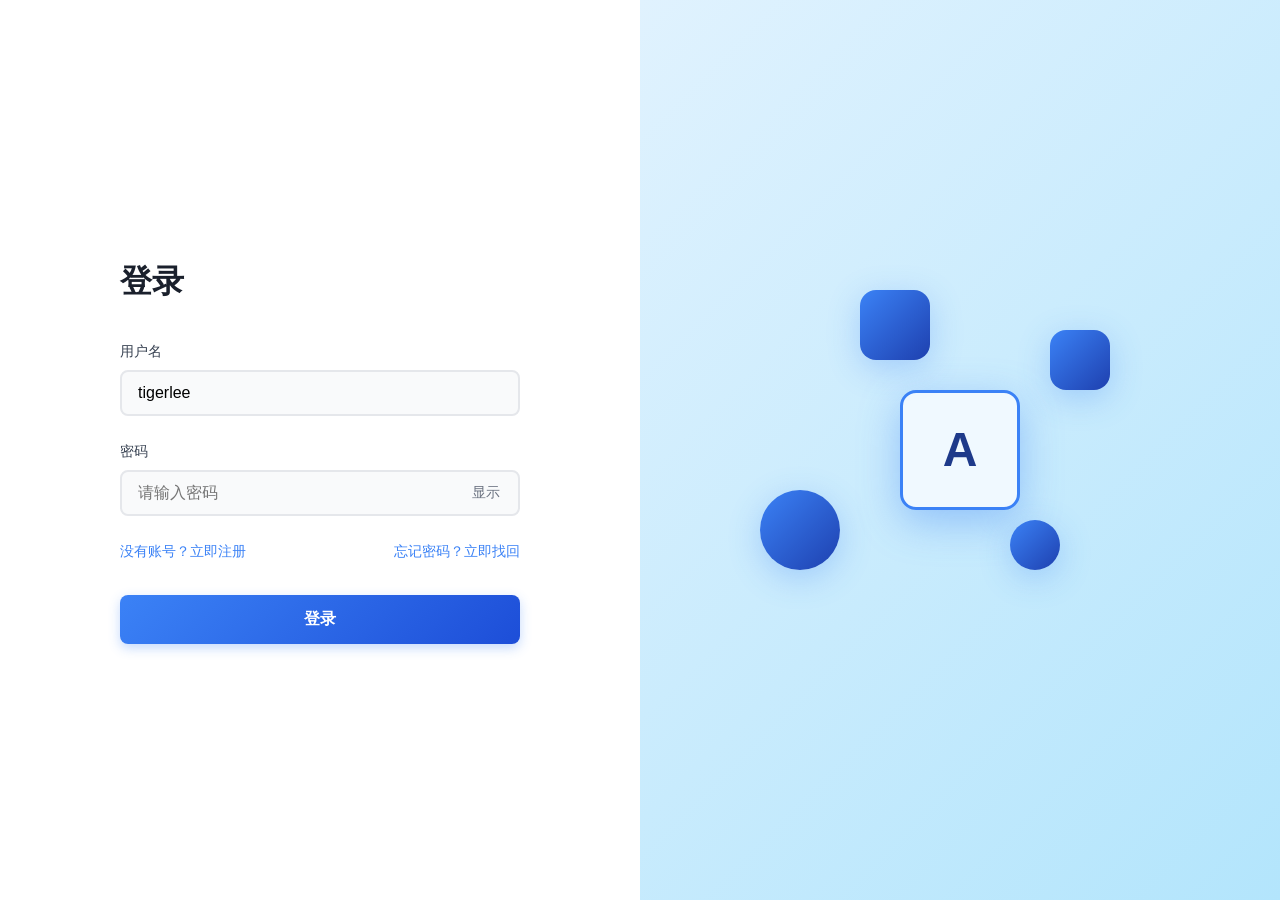
<file: index.html>
<!DOCTYPE html>
<html lang="zh-CN">
<head>
    <meta charset="UTF-8">
    <meta name="viewport" content="width=device-width, initial-scale=1.0">
    <title>登录 - AI智能平台</title>
    <!-- 引入分离的CSS文件 -->
    <link rel="stylesheet" href="assets/css/global.css">
    <link rel="stylesheet" href="assets/css/login.css">
    <script src="https://code.jquery.com/jquery-3.7.1.min.js"></script>
</head>
<body>
    <div class="login-container">
        <!-- Left side - Login Form -->
        <div class="login-form-section">
            <div class="login-form">
                <h1 class="login-title">登录</h1>
                
                <form id="loginForm">
                    <div class="form-group">
                        <label class="form-label" for="username">用户名</label>
                        <input 
                            type="text" 
                            id="username" 
                            class="form-input" 
                            value="tigerlee"
                            placeholder="请输入用户名"
                        >
                    </div>
                    
                    <div class="form-group">
                        <label class="form-label" for="password">密码</label>
                        <div class="password-container">
                            <input 
                                type="password" 
                                id="password" 
                                class="form-input" 
                                placeholder="请输入密码"
                            >
                            <button type="button" class="password-toggle" id="togglePassword">
                                显示
                            </button>
                        </div>
                    </div>
                    
                    <div class="form-links">
                        <a href="#" class="link">没有账号？立即注册</a>
                        <a href="#" class="link">忘记密码？立即找回</a>
                    </div>
                    
                    <!-- 使用通用按钮样式类 -->
                    <button type="submit" class="btn btn-primary login-button">
                        登录
                    </button>
                </form>
            </div>
        </div>

        <!-- Right side - 3D AI Illustration -->
        <div class="illustration-section">
            <div class="ai-illustration">
                <div class="ai-cube">A</div>
                <div class="floating-element data-element"></div>
                <div class="floating-element search-element"></div>
                <div class="floating-element database-element"></div>
                <div class="floating-element network-element"></div>
            </div>
        </div>
    </div>

    <script>
        $(document).ready(function() {
            // Password toggle functionality
            $('#togglePassword').click(function() {
                const passwordField = $('#password');
                const toggleButton = $(this);
                
                if (passwordField.attr('type') === 'password') {
                    passwordField.attr('type', 'text');
                    toggleButton.text('隐藏');
                } else {
                    passwordField.attr('type', 'password');
                    toggleButton.text('显示');
                }
            });

            // Form submission
            $('#loginForm').submit(function(e) {
                e.preventDefault();
                
                const username = $('#username').val();
                const password = $('#password').val();
                
                if (!username || !password) {
                    alert('请填写完整的登录信息');
                    return;
                }
                
                // Simulate login process
                $('.login-button').text('登录中...');
                $('.login-button').prop('disabled', true);
                
                setTimeout(function() {
                    alert('登录成功！欢迎 ' + username);
                    $('.login-button').text('登录');
                    $('.login-button').prop('disabled', false);
                }, 1500);
            });

            // Input focus effects
            $('.form-input').focus(function() {
                $(this).parent().addClass('focused');
            });

            $('.form-input').blur(function() {
                $(this).parent().removeClass('focused');
            });
        });
    </script>
</body>
</html>
</file>
<file: assets/css/global.css>
/* 全局重置样式 */
* {
  margin: 0;
  padding: 0;
  box-sizing: border-box;
}

/* 全局字体和基础样式 */
body {
  font-family: -apple-system, BlinkMacSystemFont, "Segoe UI", "PingFang SC", "Hiragino Sans GB", "Microsoft YaHei",
    sans-serif;
  line-height: 1.6;
  color: #333;
}

/* 通用表单样式 */
.form-group {
  margin-bottom: 1.5rem;
}

.form-label {
  display: block;
  font-size: 0.875rem;
  font-weight: 500;
  color: #374151;
  margin-bottom: 0.5rem;
}

.form-input {
  width: 100%;
  padding: 0.75rem 1rem;
  border: 2px solid #e5e7eb;
  border-radius: 0.5rem;
  font-size: 1rem;
  transition: all 0.2s ease;
  background: #f9fafb;
}

.form-input:focus {
  outline: none;
  border-color: #3b82f6;
  background: #ffffff;
  box-shadow: 0 0 0 3px rgba(59, 130, 246, 0.1);
}

/* 通用按钮样式 */
.btn {
  padding: 0.875rem 1.5rem;
  border: none;
  border-radius: 0.5rem;
  font-size: 1rem;
  font-weight: 600;
  cursor: pointer;
  transition: all 0.2s ease;
  text-decoration: none;
  display: inline-block;
  text-align: center;
}

.btn-primary {
  background: linear-gradient(135deg, #3b82f6 0%, #1d4ed8 100%);
  color: white;
  box-shadow: 0 4px 12px rgba(59, 130, 246, 0.3);
}

.btn-primary:hover {
  transform: translateY(-1px);
  box-shadow: 0 6px 16px rgba(59, 130, 246, 0.4);
}

.btn-primary:active {
  transform: translateY(0);
}

/* 通用链接样式 */
.link {
  color: #3b82f6;
  text-decoration: none;
  transition: color 0.2s ease;
}

.link:hover {
  color: #1d4ed8;
  text-decoration: underline;
}

/* 通用容器样式 */
.container {
  width: 100%;
  max-width: 1200px;
  margin: 0 auto;
  padding: 0 1rem;
}

/* 通用动画 */
@keyframes float {
  0%,
  100% {
    transform: translateY(0px) rotate(0deg);
  }
  50% {
    transform: translateY(-20px) rotate(5deg);
  }
}

@keyframes rotate {
  0% {
    transform: rotateY(0deg);
  }
  100% {
    transform: rotateY(360deg);
  }
}

/* 响应式断点 */
@media (max-width: 768px) {
  .container {
    padding: 0 0.5rem;
  }
}
</file>
<file: assets/css/login.css>
/* 登录页面专用样式 */
body {
  height: 100vh;
  display: flex;
  background: linear-gradient(135deg, #667eea 0%, #764ba2 100%);
}

.login-container {
  display: flex;
  width: 100%;
  height: 100vh;
  box-shadow: 0 20px 40px rgba(0, 0, 0, 0.1);
}

/* 左侧登录表单区域 */
.login-form-section {
  flex: 1;
  display: flex;
  align-items: center;
  justify-content: center;
  background: #ffffff;
  padding: 2rem;
}

.login-form {
  width: 100%;
  max-width: 400px;
}

.login-title {
  font-size: 2rem;
  font-weight: 600;
  color: #1a202c;
  margin-bottom: 2rem;
  text-align: left;
}

/* 密码输入框特殊样式 */
.password-container {
  position: relative;
}

.password-toggle {
  position: absolute;
  right: 1rem;
  top: 50%;
  transform: translateY(-50%);
  background: none;
  border: none;
  color: #6b7280;
  cursor: pointer;
  font-size: 0.875rem;
  padding: 0.25rem;
}

.password-toggle:hover {
  color: #3b82f6;
}

/* 表单链接区域 */
.form-links {
  display: flex;
  justify-content: space-between;
  margin-bottom: 2rem;
  font-size: 0.875rem;
}

.login-button {
  width: 100%;
}

/* 右侧插图区域 */
.illustration-section {
  flex: 1;
  display: flex;
  align-items: center;
  justify-content: center;
  background: linear-gradient(135deg, #e0f2fe 0%, #b3e5fc 100%);
  padding: 2rem;
  position: relative;
  overflow: hidden;
}

.ai-illustration {
  width: 100%;
  max-width: 500px;
  height: 400px;
  position: relative;
  display: flex;
  align-items: center;
  justify-content: center;
}

/* 3D元素样式 */
.floating-element {
  position: absolute;
  border-radius: 1rem;
  background: linear-gradient(135deg, #3b82f6, #1e40af);
  box-shadow: 0 8px 32px rgba(59, 130, 246, 0.3);
  animation: float 6s ease-in-out infinite;
}

.ai-cube {
  width: 120px !important;
  height: 120px !important;
  background: #f0f9ff !important;
  border: 3px solid #3b82f6 !important;
  border-radius: 1rem !important;
  display: flex !important;
  align-items: center !important;
  justify-content: center !important;
  font-size: 3rem !important;
  color: #1e3a8a !important;
  font-weight: bold !important;
  text-shadow: none !important;
  box-shadow: 0 12px 40px rgba(59, 130, 246, 0.4) !important;
  animation: rotate 8s linear infinite !important;
}

.data-element {
  width: 60px;
  height: 60px;
  top: 20%;
  right: 20%;
  animation-delay: -2s;
}

.search-element {
  width: 80px;
  height: 80px;
  top: 60%;
  left: 10%;
  animation-delay: -4s;
  border-radius: 50%;
}

.database-element {
  width: 70px;
  height: 70px;
  top: 10%;
  left: 30%;
  animation-delay: -1s;
}

.network-element {
  width: 50px;
  height: 50px;
  bottom: 20%;
  right: 30%;
  animation-delay: -3s;
  border-radius: 50%;
}

/* 登录页面响应式设计 */
@media (max-width: 768px) {
  .login-container {
    flex-direction: column;
  }

  .illustration-section {
    display: none;
  }

  .login-form-section {
    padding: 1rem;
  }
}
</file>
